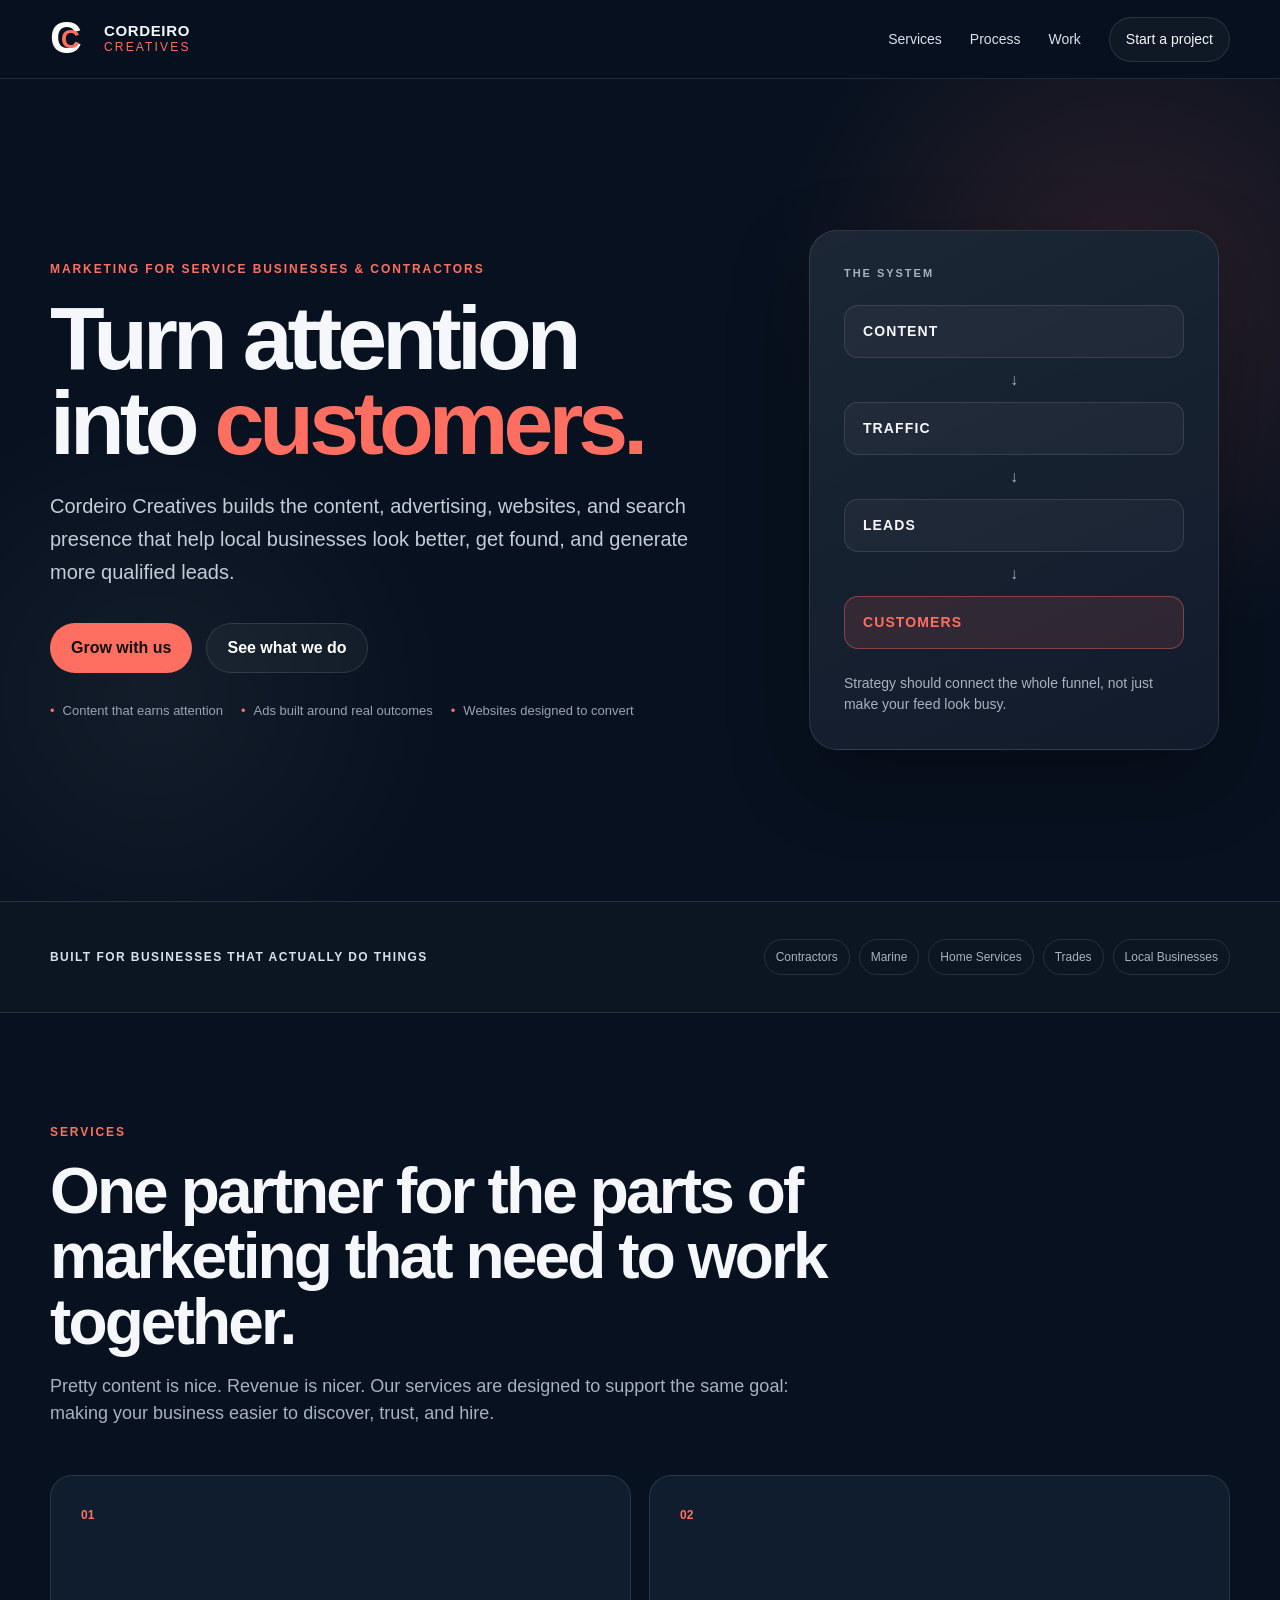
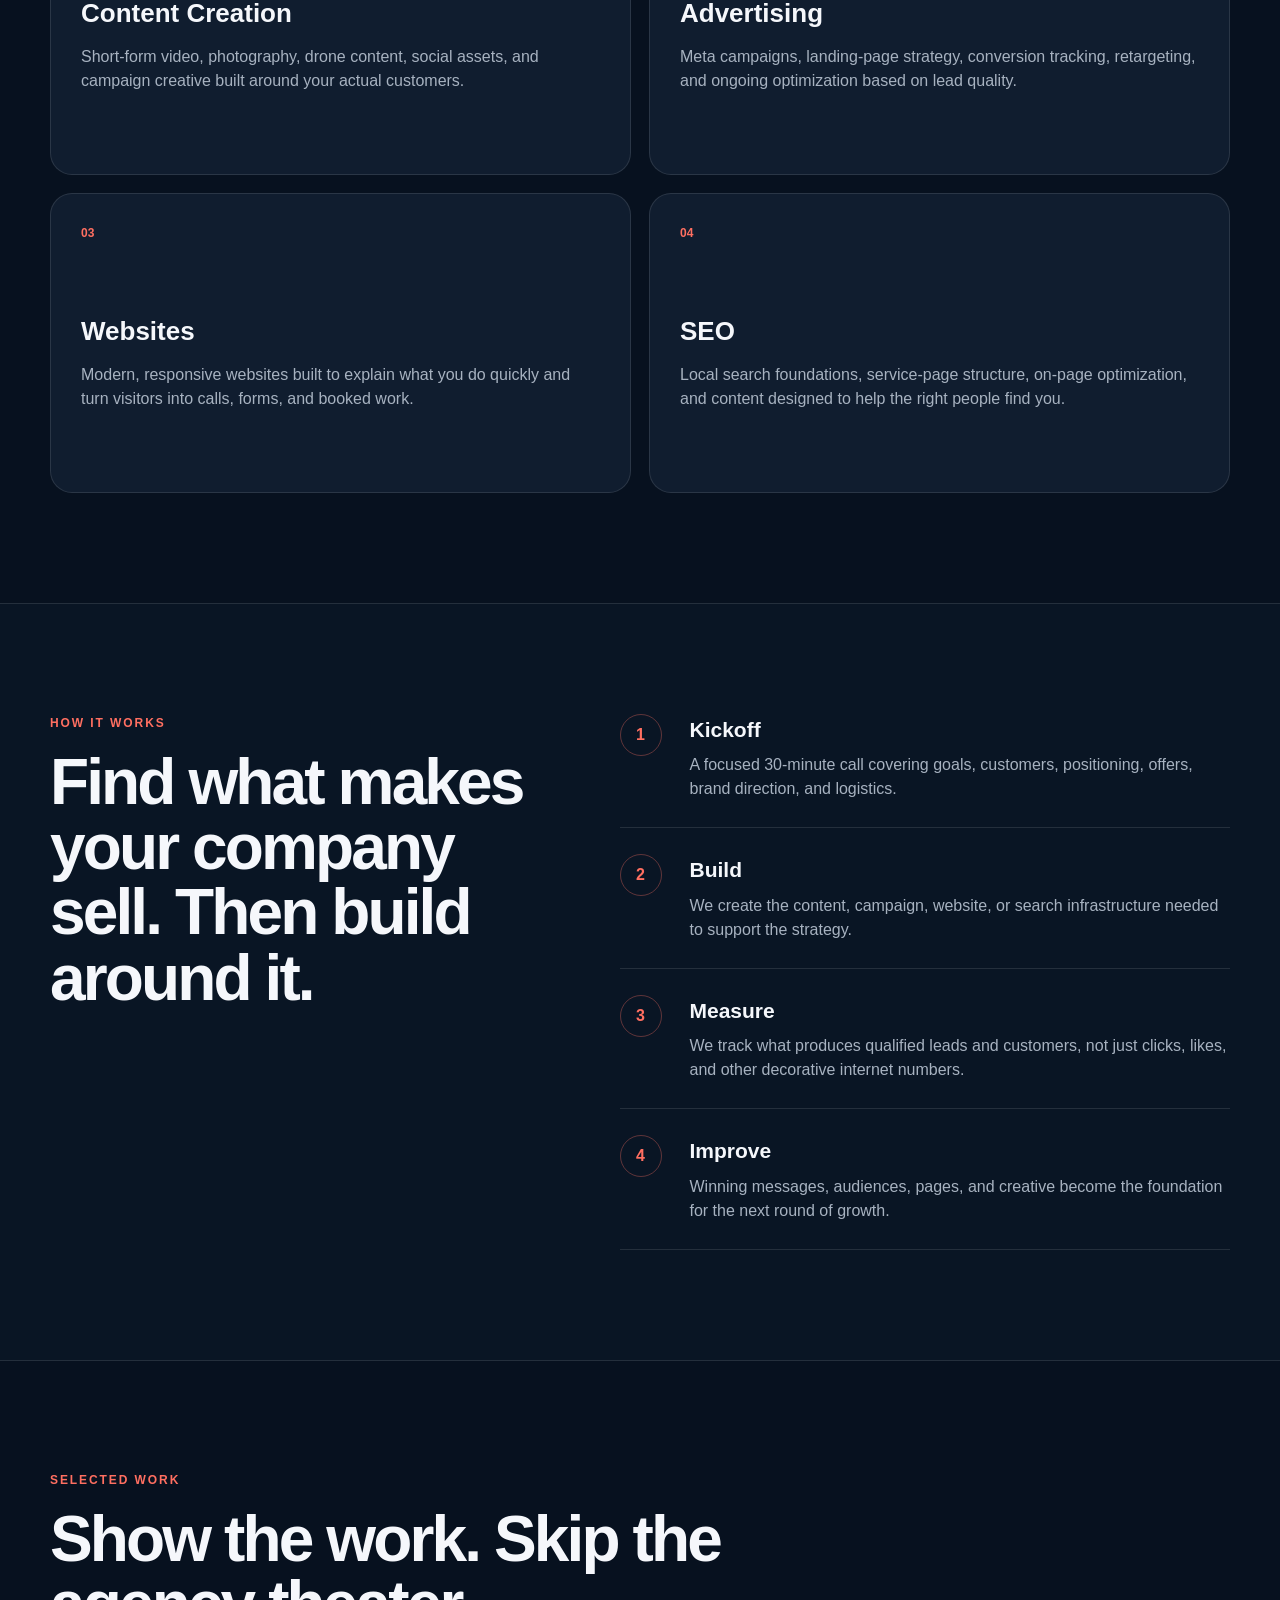
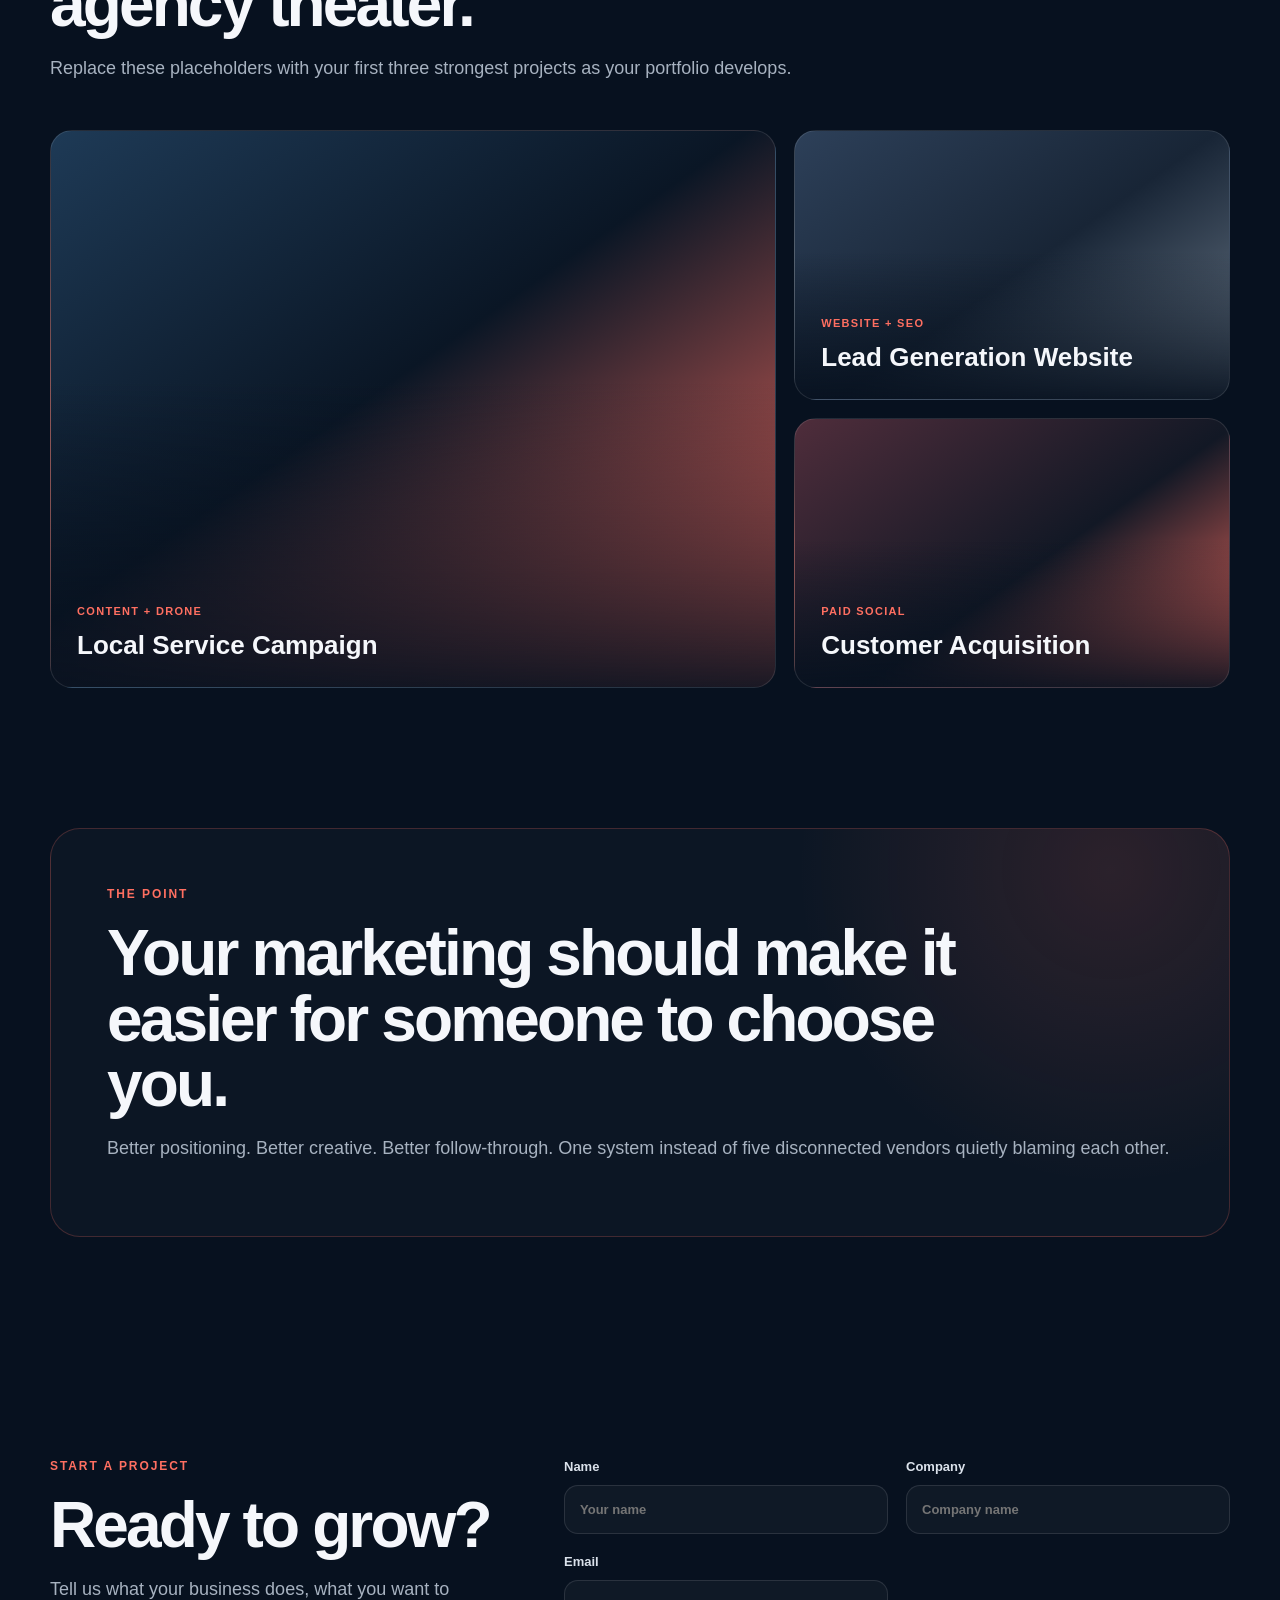
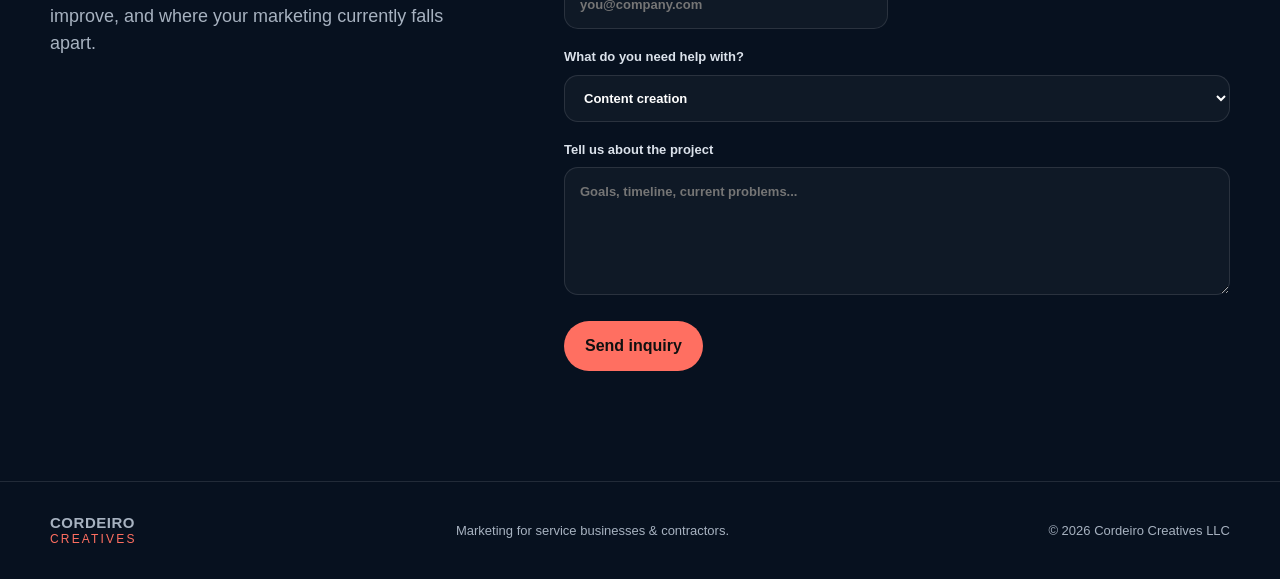
<file: download_extracted/index.html>
<!DOCTYPE html>
<html lang="en">
<head>
  <meta charset="UTF-8" />
  <meta name="viewport" content="width=device-width, initial-scale=1.0" />
  <meta name="description" content="Cordeiro Creatives helps service businesses and contractors grow through content creation, advertising, websites, and SEO." />
  <title>Cordeiro Creatives | Marketing for Service Businesses & Contractors</title>
  <link rel="stylesheet" href="styles.css" />
</head>
<body>
  <header class="site-header">
    <div class="container nav-wrap">
      <a class="brand" href="#top" aria-label="Cordeiro Creatives home">
        <span class="cc-mark" aria-hidden="true">
          <span class="c c-outer">C</span>
          <span class="c c-inner">C</span>
        </span>
        <span class="brand-text">
          <strong>CORDEIRO</strong>
          <span>CREATIVES</span>
        </span>
      </a>

      <button class="menu-btn" aria-label="Toggle navigation" aria-expanded="false">☰</button>

      <nav class="nav-links" aria-label="Main navigation">
        <a href="#services">Services</a>
        <a href="#process">Process</a>
        <a href="#work">Work</a>
        <a href="#contact" class="nav-cta">Start a project</a>
      </nav>
    </div>
  </header>

  <main id="top">
    <section class="hero section">
      <div class="container hero-grid">
        <div class="hero-copy reveal">
          <p class="eyebrow">MARKETING FOR SERVICE BUSINESSES & CONTRACTORS</p>
          <h1>Turn attention into <span>customers.</span></h1>
          <p class="hero-lede">
            Cordeiro Creatives builds the content, advertising, websites, and search presence
            that help local businesses look better, get found, and generate more qualified leads.
          </p>

          <div class="hero-actions">
            <a class="btn btn-primary" href="#contact">Grow with us</a>
            <a class="btn btn-secondary" href="#services">See what we do</a>
          </div>

          <div class="hero-points">
            <span>Content that earns attention</span>
            <span>Ads built around real outcomes</span>
            <span>Websites designed to convert</span>
          </div>
        </div>

        <div class="hero-card reveal">
          <div class="metric-card">
            <p class="metric-label">THE SYSTEM</p>
            <div class="funnel">
              <div>CONTENT</div>
              <span>↓</span>
              <div>TRAFFIC</div>
              <span>↓</span>
              <div>LEADS</div>
              <span>↓</span>
              <div class="accent-box">CUSTOMERS</div>
            </div>
            <p class="metric-note">
              Strategy should connect the whole funnel, not just make your feed look busy.
            </p>
          </div>
        </div>
      </div>
    </section>

    <section class="trust-strip">
      <div class="container trust-inner">
        <p>BUILT FOR BUSINESSES THAT ACTUALLY DO THINGS</p>
        <div class="industry-tags" aria-label="Industries">
          <span>Contractors</span>
          <span>Marine</span>
          <span>Home Services</span>
          <span>Trades</span>
          <span>Local Businesses</span>
        </div>
      </div>
    </section>

    <section id="services" class="section services">
      <div class="container">
        <div class="section-heading reveal">
          <p class="eyebrow">SERVICES</p>
          <h2>One partner for the parts of marketing that need to work together.</h2>
          <p>
            Pretty content is nice. Revenue is nicer. Our services are designed to support the same goal:
            making your business easier to discover, trust, and hire.
          </p>
        </div>

        <div class="service-grid">
          <article class="service-card reveal">
            <div class="service-num">01</div>
            <h3>Content Creation</h3>
            <p>Short-form video, photography, drone content, social assets, and campaign creative built around your actual customers.</p>
          </article>

          <article class="service-card reveal">
            <div class="service-num">02</div>
            <h3>Advertising</h3>
            <p>Meta campaigns, landing-page strategy, conversion tracking, retargeting, and ongoing optimization based on lead quality.</p>
          </article>

          <article class="service-card reveal">
            <div class="service-num">03</div>
            <h3>Websites</h3>
            <p>Modern, responsive websites built to explain what you do quickly and turn visitors into calls, forms, and booked work.</p>
          </article>

          <article class="service-card reveal">
            <div class="service-num">04</div>
            <h3>SEO</h3>
            <p>Local search foundations, service-page structure, on-page optimization, and content designed to help the right people find you.</p>
          </article>
        </div>
      </div>
    </section>

    <section id="process" class="section process">
      <div class="container process-grid">
        <div class="section-heading reveal">
          <p class="eyebrow">HOW IT WORKS</p>
          <h2>Find what makes your company sell. Then build around it.</h2>
        </div>

        <div class="steps">
          <div class="step reveal">
            <div class="step-number">1</div>
            <div>
              <h3>Kickoff</h3>
              <p>A focused 30-minute call covering goals, customers, positioning, offers, brand direction, and logistics.</p>
            </div>
          </div>

          <div class="step reveal">
            <div class="step-number">2</div>
            <div>
              <h3>Build</h3>
              <p>We create the content, campaign, website, or search infrastructure needed to support the strategy.</p>
            </div>
          </div>

          <div class="step reveal">
            <div class="step-number">3</div>
            <div>
              <h3>Measure</h3>
              <p>We track what produces qualified leads and customers, not just clicks, likes, and other decorative internet numbers.</p>
            </div>
          </div>

          <div class="step reveal">
            <div class="step-number">4</div>
            <div>
              <h3>Improve</h3>
              <p>Winning messages, audiences, pages, and creative become the foundation for the next round of growth.</p>
            </div>
          </div>
        </div>
      </div>
    </section>

    <section id="work" class="section work">
      <div class="container">
        <div class="section-heading reveal">
          <p class="eyebrow">SELECTED WORK</p>
          <h2>Show the work. Skip the agency theater.</h2>
          <p>Replace these placeholders with your first three strongest projects as your portfolio develops.</p>
        </div>

        <div class="project-grid">
          <article class="project-card project-one reveal">
            <div class="project-overlay">
              <p>CONTENT + DRONE</p>
              <h3>Local Service Campaign</h3>
            </div>
          </article>

          <article class="project-card project-two reveal">
            <div class="project-overlay">
              <p>WEBSITE + SEO</p>
              <h3>Lead Generation Website</h3>
            </div>
          </article>

          <article class="project-card project-three reveal">
            <div class="project-overlay">
              <p>PAID SOCIAL</p>
              <h3>Customer Acquisition</h3>
            </div>
          </article>
        </div>
      </div>
    </section>

    <section class="section statement">
      <div class="container statement-inner reveal">
        <p class="eyebrow">THE POINT</p>
        <h2>Your marketing should make it easier for someone to choose you.</h2>
        <p>
          Better positioning. Better creative. Better follow-through. One system instead of five disconnected vendors
          quietly blaming each other.
        </p>
      </div>
    </section>

    <section id="contact" class="section contact">
      <div class="container contact-grid">
        <div class="contact-copy reveal">
          <p class="eyebrow">START A PROJECT</p>
          <h2>Ready to grow?</h2>
          <p>
            Tell us what your business does, what you want to improve, and where your marketing currently falls apart.
          </p>
        </div>

        <form class="contact-form reveal" id="lead-form">
          <label>
            Name
            <input type="text" name="name" placeholder="Your name" required />
          </label>

          <label>
            Company
            <input type="text" name="company" placeholder="Company name" />
          </label>

          <label>
            Email
            <input type="email" name="email" placeholder="you@company.com" required />
          </label>

          <label>
            What do you need help with?
            <select name="service">
              <option>Content creation</option>
              <option>Advertising</option>
              <option>Website design / management</option>
              <option>SEO</option>
              <option>Full marketing support</option>
            </select>
          </label>

          <label>
            Tell us about the project
            <textarea name="message" rows="5" placeholder="Goals, timeline, current problems..."></textarea>
          </label>

          <button class="btn btn-primary form-submit" type="submit">Send inquiry</button>
          <p class="form-status" id="form-status" role="status"></p>
        </form>
      </div>
    </section>
  </main>

  <footer>
    <div class="container footer-inner">
      <a class="brand footer-brand" href="#top">
        <span class="brand-text">
          <strong>CORDEIRO</strong>
          <span>CREATIVES</span>
        </span>
      </a>
      <p>Marketing for service businesses & contractors.</p>
      <p>© <span id="year"></span> Cordeiro Creatives LLC</p>
    </div>
  </footer>

  <script src="script.js"></script>
</body>
</html>
</file>
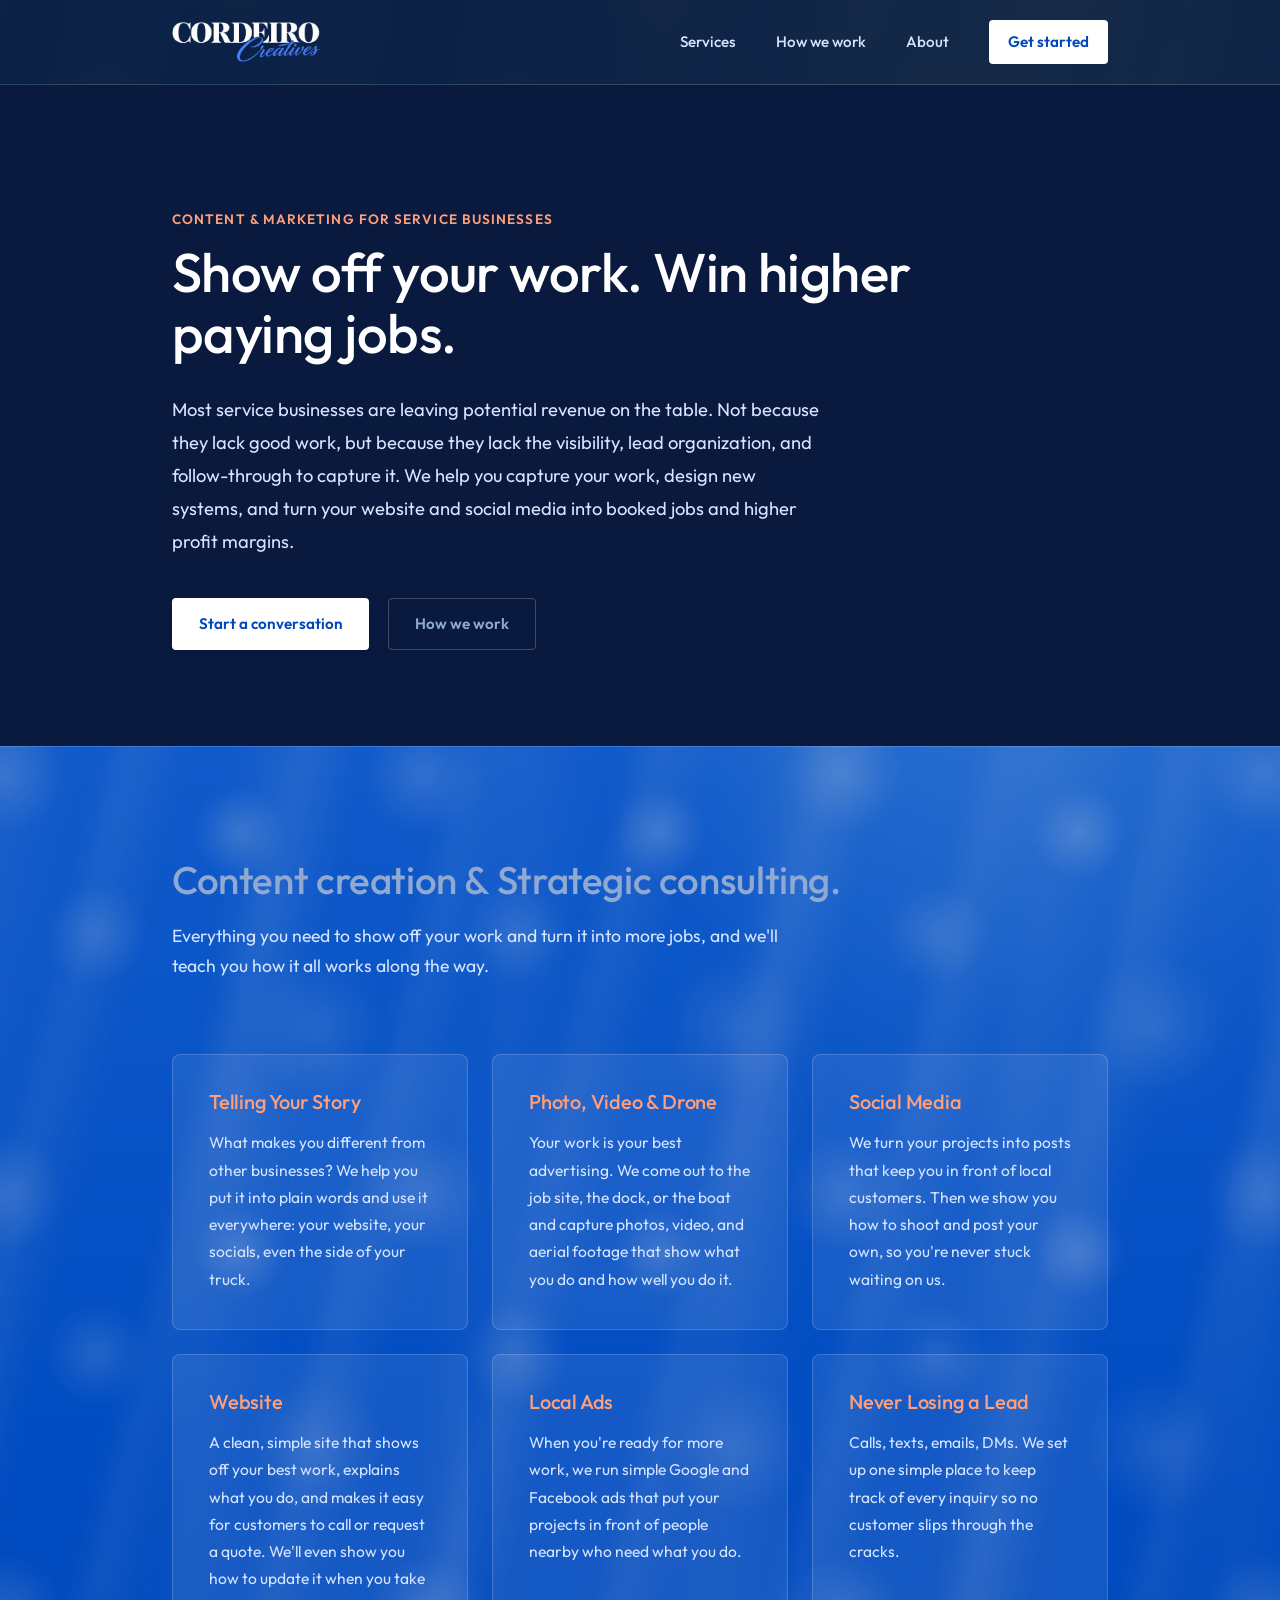
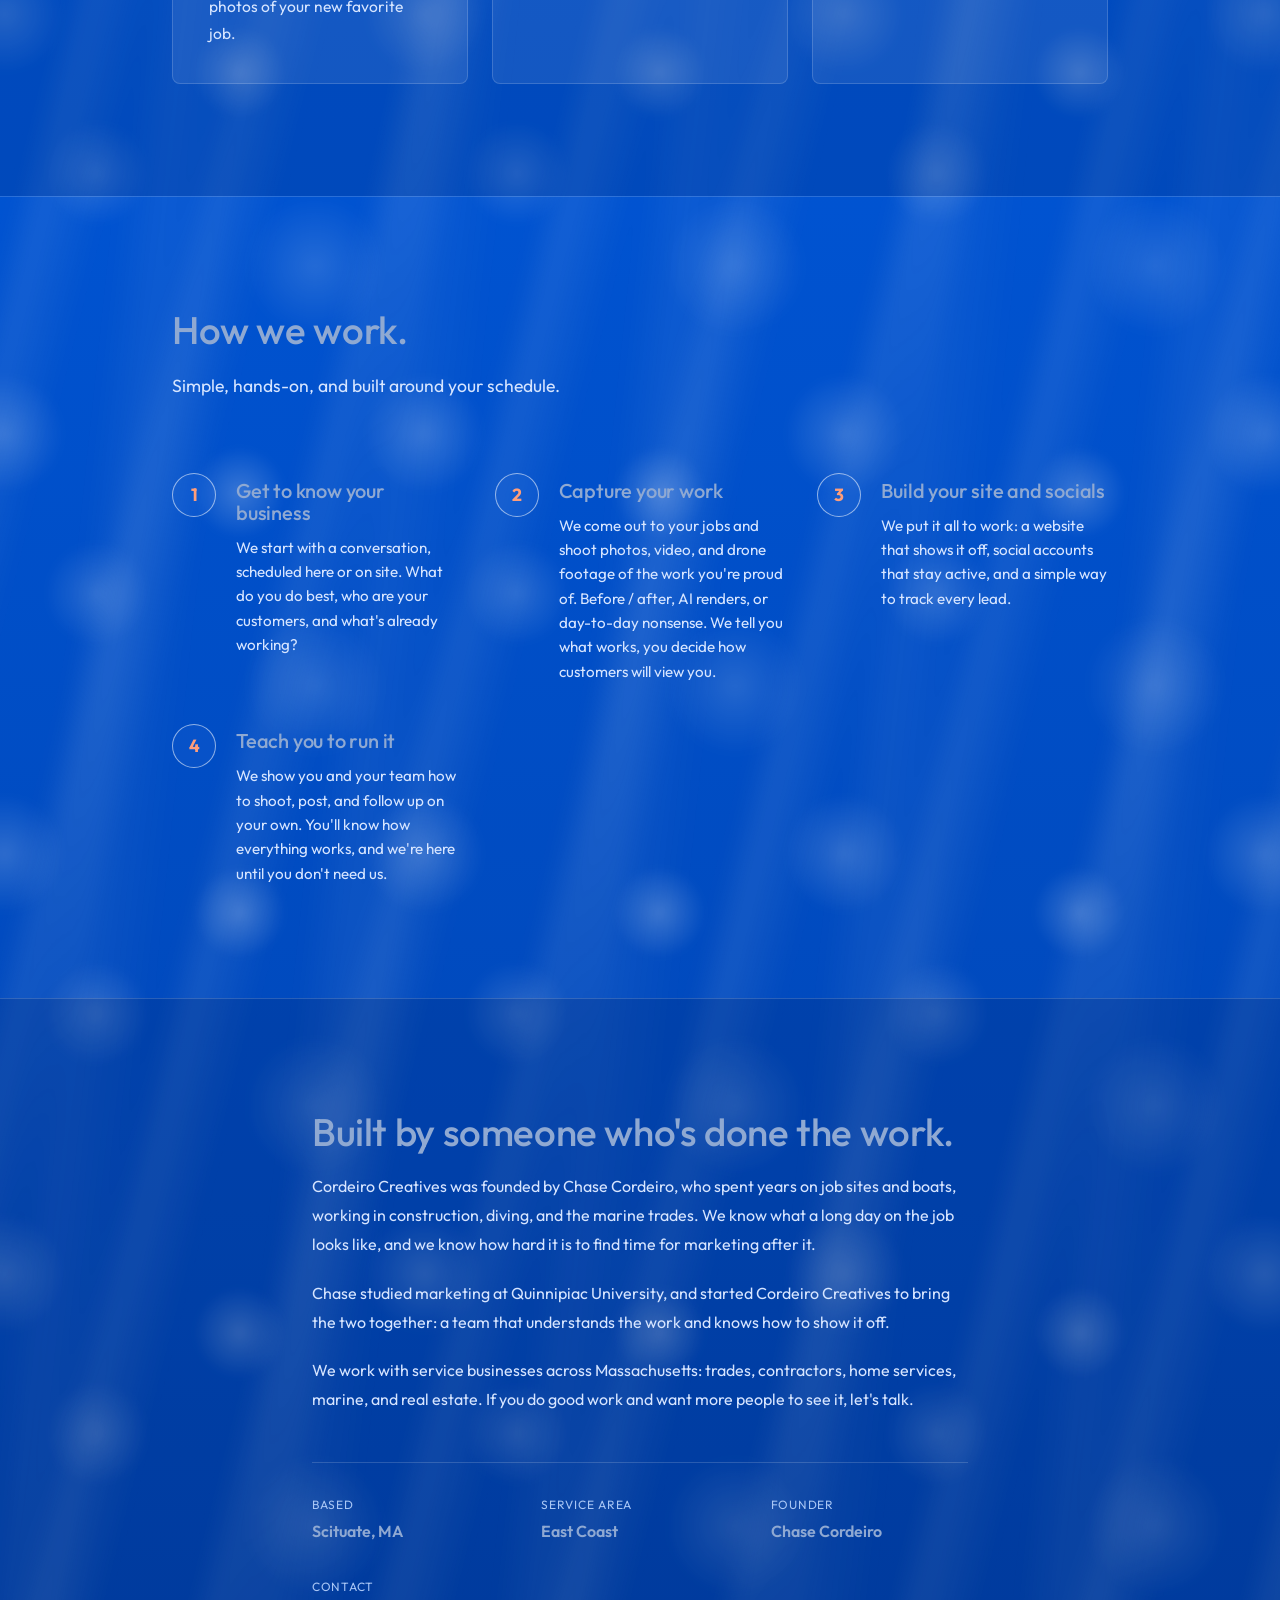
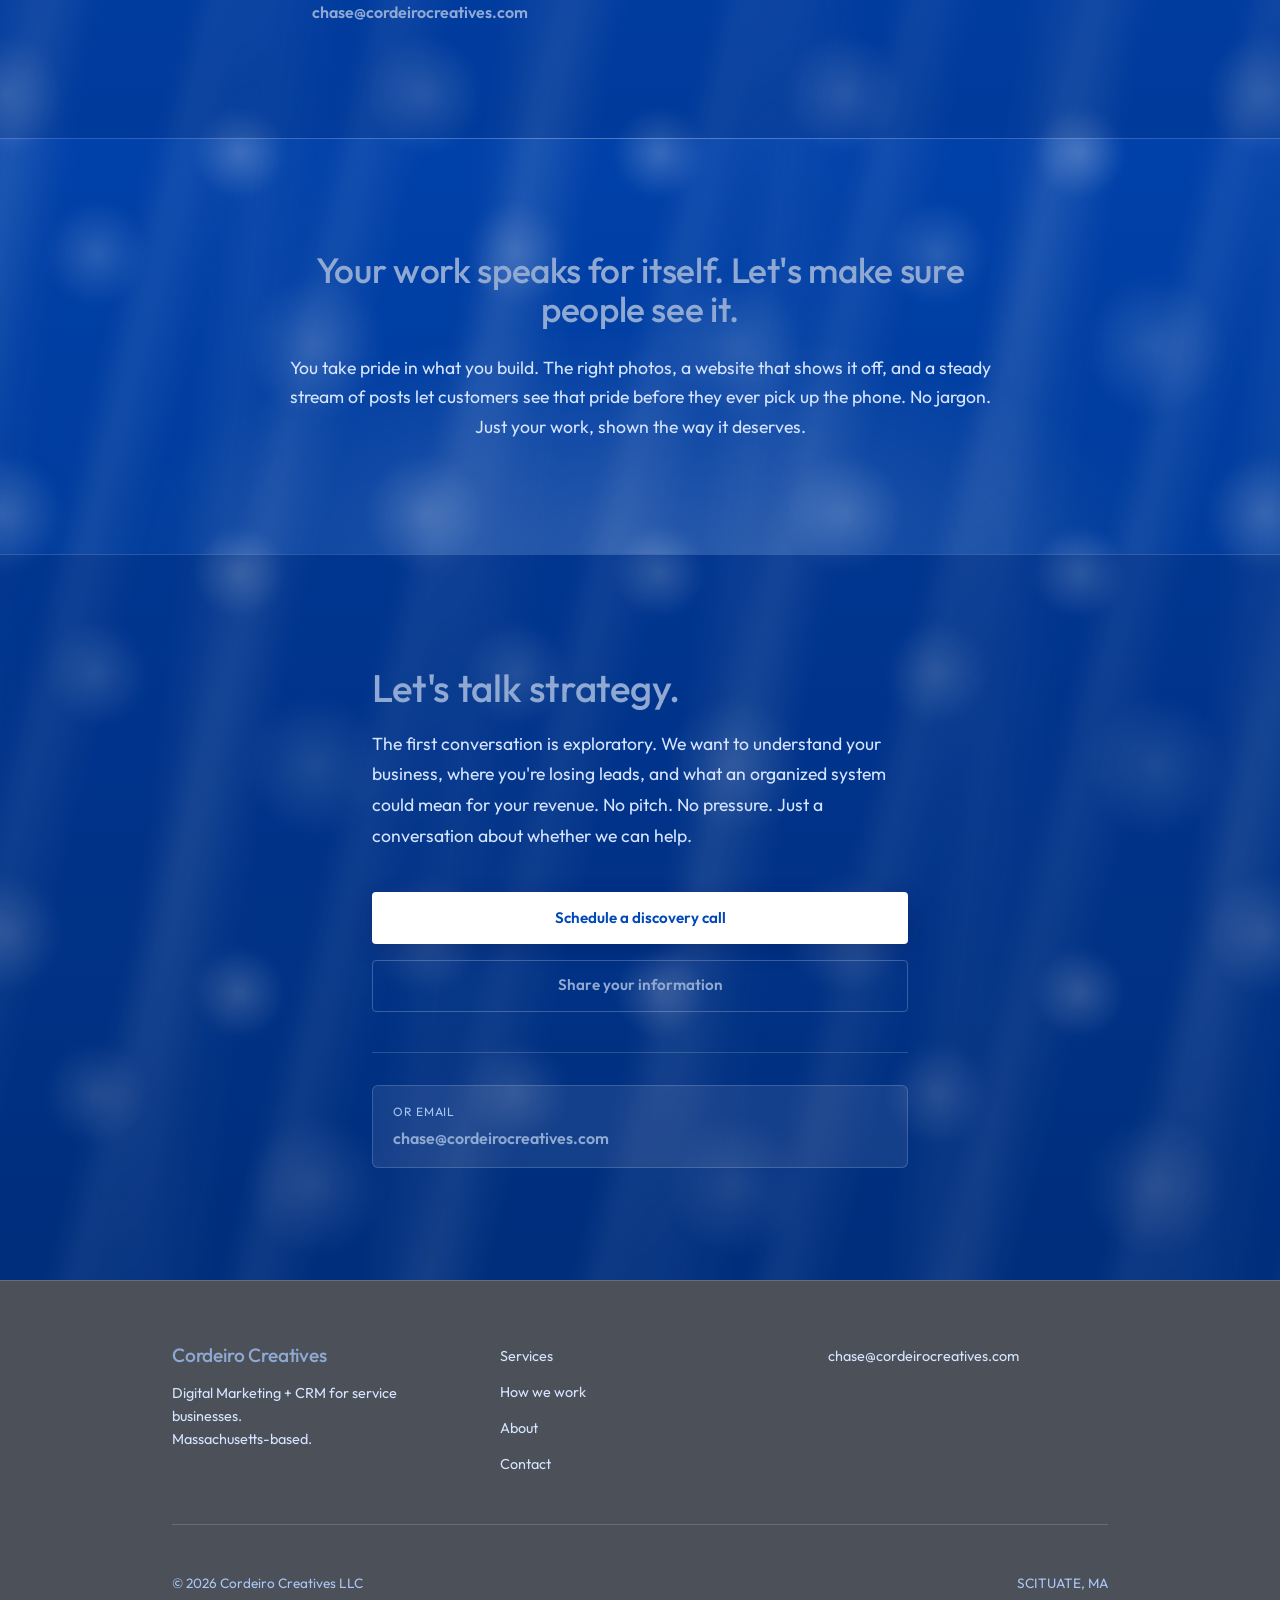
<file: site/index.html>
<!DOCTYPE html>
<html lang="en">
<head>
<meta charset="UTF-8" />
<meta name="viewport" content="width=device-width, initial-scale=1.0" />
<title>Cordeiro Creatives &amp; Consulting | Digital Marketing &amp; Consulting for Service Businesses</title>
<meta name="description" content="Marketing + CRM setup for Massachusetts service businesses. We create content, help you organize leads, close more deals, and grow profitable while teaching you everything we know along the way." />
<meta name="theme-color" content="#0047B8" />

<meta property="og:type" content="website" />
<meta property="og:title" content="Cordeiro Creatives &amp; Consulting | Digital Marketing &amp; Consulting for Service Businesses" />
<meta property="og:description" content="Marketing + CRM setup for service businesses that want to create their own content, organize leads and close more deals." />
<meta property="og:image" content="assets/social-card.png" />
<meta name="twitter:card" content="summary_large_image" />

<link rel="icon" href="assets/favicon-32.png" sizes="32x32" />
<link rel="apple-touch-icon" href="assets/apple-touch-icon.png" />

<link rel="preconnect" href="https://fonts.googleapis.com" />
<link rel="preconnect" href="https://fonts.gstatic.com" crossorigin />
<link href="https://fonts.googleapis.com/css2?family=Outfit:wght@300;400;500;600&display=swap" rel="stylesheet" />

<link rel="stylesheet" href="styles.css" />
</head>
<body>
<div class="water" aria-hidden="true"></div>
<div class="depth" aria-hidden="true"></div>

<header class="site-header">
  <div class="container nav-wrap">
    <a class="brand" href="#top" aria-label="Cordeiro Creatives home">
      <img src="assets/logo-new-light.png" alt="Cordeiro Creatives" class="brand-mark" />
    </a>

    <button class="menu-btn" aria-label="Toggle navigation" aria-expanded="false" aria-controls="primary-nav">
      <span class="menu-bar"></span>
      <span class="menu-bar"></span>
    </button>

    <nav class="nav-links" id="primary-nav" aria-label="Main navigation">
      <a href="#services">Services</a>
      <a href="#approach">How we work</a>
      <a href="#about">About</a>
      <a href="#contact" class="nav-cta">Get started</a>
    </nav>
  </div>
</header>

<main id="top">

  <!-- ================= HERO ================= -->
  <section class="hero">
    <div class="container">
      <div class="hero-copy">
        <p class="hero-eyebrow">Content &amp; Marketing for Service Businesses</p>
        <h1>Show off your work. Win higher paying jobs.</h1>
        <p class="hero-lede">
          Most service businesses are leaving potential revenue on the table. Not because they lack good work, but because they lack the visibility, lead organization, and follow-through to capture it. We help you capture your work, design new systems, and turn your website and social media into booked jobs and higher profit margins.
        </p>

        <div class="hero-actions">
          <a class="btn btn-primary" href="#contact">Start a conversation</a>
          <a class="btn btn-secondary" href="#approach">How we work</a>
        </div>
      </div>
    </div>
  </section>


  <!-- ================= SERVICES ================= -->
  <section id="services" class="section services" data-accent="#8CC4FF">
    <div class="container">
      <div class="section-heading">
        <h2>Content creation &amp; Strategic consulting.</h2>
        <p class="lede">
          Everything you need to show off your work and turn it into more jobs, and we'll teach you how it all works along the way.
        </p>
      </div>

      <div class="service-grid">
        <article class="service-card reveal">
          <h3>Telling Your Story</h3>
          <p>
            What makes you different from other businesses? We help you put it into plain words and use it everywhere: your website, your socials, even the side of your truck.
          </p>
        </article>

        <article class="service-card reveal">
          <h3>Photo, Video &amp; Drone</h3>
          <p>
            Your work is your best advertising. We come out to the job site, the dock, or the boat and capture photos, video, and aerial footage that show what you do and how well you do it.
          </p>
        </article>

        <article class="service-card reveal">
          <h3>Social Media</h3>
          <p>
            We turn your projects into posts that keep you in front of local customers. Then we show you how to shoot and post your own, so you're never stuck waiting on us.
          </p>
        </article>

        <article class="service-card reveal">
          <h3>Website</h3>
          <p>
            A clean, simple site that shows off your best work, explains what you do, and makes it easy for customers to call or request a quote. We'll even show you how to update it when you take photos of your new favorite job.
          </p>
        </article>

        <article class="service-card reveal">
          <h3>Local Ads</h3>
          <p>
            When you're ready for more work, we run simple Google and Facebook ads that put your projects in front of people nearby who need what you do.
          </p>
        </article>

        <article class="service-card reveal">
          <h3>Never Losing a Lead</h3>
          <p>
            Calls, texts, emails, DMs. We set up one simple place to keep track of every inquiry so no customer slips through the cracks.
          </p>
        </article>
      </div>
    </div>
  </section>

  <!-- ================= HOW WE WORK ================= -->
  <section id="approach" class="section process" data-accent="#7FE3D0">
    <div class="container process-grid">
      <div class="section-heading">
        <h2>How we work.</h2>
        <p class="lede">
          Simple, hands-on, and built around your schedule.
        </p>
      </div>

      <div class="steps">
        <div class="step reveal">
          <div class="step-number">1</div>
          <div>
            <h3>Get to know your business</h3>
            <p>We start with a conversation, scheduled here or on site. What do you do best, who are your customers, and what's already working?</p>
          </div>
        </div>

        <div class="step reveal">
          <div class="step-number">2</div>
          <div>
            <h3>Capture your work</h3>
            <p>We come out to your jobs and shoot photos, video, and drone footage of the work you're proud of. Before / after, AI renders, or day-to-day nonsense. We tell you what works, you decide how customers will view you.</p>
          </div>
        </div>

        <div class="step reveal">
          <div class="step-number">3</div>
          <div>
            <h3>Build your site and socials</h3>
            <p>We put it all to work: a website that shows it off, social accounts that stay active, and a simple way to track every lead.</p>
          </div>
        </div>

        <div class="step reveal">
          <div class="step-number">4</div>
          <div>
            <h3>Teach you to run it</h3>
            <p>We show you and your team how to shoot, post, and follow up on your own. You'll know how everything works, and we're here until you don't need us.</p>
          </div>
        </div>
      </div>
    </div>
  </section>

  <!-- ================= ABOUT ================= -->
  <section id="about" class="section about" data-accent="#FFD27A">
    <div class="container about-grid">
      <div class="about-body">
        <h2>Built by someone who's done the work.</h2>
        <p>
          Cordeiro Creatives was founded by Chase Cordeiro, who spent years on job sites and boats, working in construction, diving, and the marine trades. We know what a long day on the job looks like, and we know how hard it is to find time for marketing after it.
        </p>
        <p>
          Chase studied marketing at Quinnipiac University, and started Cordeiro Creatives to bring the two together: a team that understands the work and knows how to show it off.
        </p>
        <p>
          We work with service businesses across Massachusetts: trades, contractors, home services, marine, and real estate. If you do good work and want more people to see it, let's talk.
        </p>
        <div class="about-meta">
          <div><span>Based</span><b>Scituate, MA</b></div>
          <div><span>Service area</span><b>East Coast</b></div>
          <div><span>Founder</span><b>Chase Cordeiro</b></div>
          <div><span>Contact</span><b>chase@cordeirocreatives.com</b></div>
        </div>
      </div>
    </div>
  </section>

  <!-- ================= STATEMENT ================= -->
  <section class="section statement" data-accent="#C7B6FF">
    <div class="container">
      <div class="statement-inner">
        <h2>Your work speaks for itself. Let's make sure people see it.</h2>
        <p>
          You take pride in what you build. The right photos, a website that shows it off, and a steady stream of posts let customers see that pride before they ever pick up the phone. No jargon. Just your work, shown the way it deserves.
        </p>
      </div>
    </div>
  </section>

  <!-- ================= CONTACT ================= -->
  <section id="contact" class="section contact" data-accent="#FF9E7A">
    <div class="container contact-grid">
      <div class="contact-copy">
        <h2>Let's talk strategy.</h2>
        <p class="lede">
          The first conversation is exploratory. We want to understand your business, where you're losing leads, and what an organized system could mean for your revenue. No pitch. No pressure. Just a conversation about whether we can help.
        </p>

        <div class="contact-actions">
          <a class="btn btn-primary" href="https://cal.com/cordeirocreatives/discovery" target="_blank" rel="noopener noreferrer">Schedule a discovery call</a>
          <a class="btn btn-secondary" href="https://tally.so/r/obWql1" target="_blank" rel="noopener noreferrer">Share your information</a>
        </div>

        <div class="contact-direct">
          <a class="contact-link" href="mailto:chase@cordeirocreatives.com">
            <span class="contact-link-label">Or email</span>
            <span class="contact-link-value">chase@cordeirocreatives.com</span>
          </a>
        </div>
      </div>

    </div>
  </section>

</main>

<footer>
  <div class="container">
    <div class="footer-top">
      <div class="footer-brand">
        <h3>Cordeiro Creatives</h3>
        <p>Digital Marketing + CRM for service businesses.<br />Massachusetts-based.</p>
      </div>

      <nav class="footer-links" aria-label="Footer navigation">
        <a href="#services">Services</a>
        <a href="#approach">How we work</a>
        <a href="#about">About</a>
        <a href="#contact">Contact</a>
      </nav>

      <div class="footer-contact">
        <a href="mailto:chase@cordeirocreatives.com">chase@cordeirocreatives.com</a>
      </div>
    </div>

    <div class="footer-bottom">
      <span>&copy; <span id="year"></span> Cordeiro Creatives LLC</span>
      <span>SCITUATE, MA</span>
    </div>
  </div>
</footer>

<script src="script.js"></script>
</body>
</html>
</file>
<file: download_extracted/styles.css>
:root {
  --bg: #07111f;
  --bg-2: #0b1626;
  --panel: #101d2f;
  --text: #f5f7fb;
  --muted: #a7b2c0;
  --line: rgba(255,255,255,.11);
  --accent: #ff6f61;
  --accent-soft: rgba(255,111,97,.12);
  --max: 1180px;
  --radius: 22px;
}

* { box-sizing: border-box; }
html { scroll-behavior: smooth; }
body {
  margin: 0;
  font-family: Inter, ui-sans-serif, -apple-system, BlinkMacSystemFont, "Segoe UI", sans-serif;
  background: var(--bg);
  color: var(--text);
  line-height: 1.5;
}

a { color: inherit; text-decoration: none; }
button, input, select, textarea { font: inherit; }

.container {
  width: min(calc(100% - 40px), var(--max));
  margin: 0 auto;
}

.section { padding: 110px 0; }

.site-header {
  position: sticky;
  top: 0;
  z-index: 50;
  background: rgba(7,17,31,.86);
  backdrop-filter: blur(16px);
  border-bottom: 1px solid var(--line);
}

.nav-wrap {
  height: 78px;
  display: flex;
  align-items: center;
  justify-content: space-between;
  gap: 24px;
}

.brand {
  display: inline-flex;
  align-items: center;
  gap: 12px;
}

.cc-mark {
  position: relative;
  width: 42px;
  height: 42px;
  display: inline-block;
}

.c {
  position: absolute;
  font-family: Arial, Helvetica, sans-serif;
  font-weight: 800;
  line-height: 1;
  transform-origin: center;
}

.c-outer {
  left: 0;
  top: -2px;
  font-size: 44px;
  color: white;
}

.c-inner {
  left: 11px;
  top: 8px;
  font-size: 26px;
  color: var(--accent);
}

.brand-text {
  display: grid;
  line-height: .94;
  letter-spacing: .04em;
}

.brand-text strong {
  font-size: 15px;
  font-weight: 800;
}

.brand-text span {
  margin-top: 4px;
  color: var(--accent);
  font-size: 12px;
  letter-spacing: .18em;
}

.nav-links {
  display: flex;
  align-items: center;
  gap: 28px;
  font-size: 14px;
}

.nav-links a:not(.nav-cta) { color: #dbe2eb; }
.nav-links a:hover { color: white; }

.nav-cta {
  padding: 11px 16px;
  border: 1px solid var(--line);
  border-radius: 999px;
  background: rgba(255,255,255,.04);
}

.menu-btn {
  display: none;
  border: 0;
  background: transparent;
  color: white;
  font-size: 26px;
  cursor: pointer;
}

.hero {
  min-height: calc(100vh - 78px);
  display: flex;
  align-items: center;
  background:
    radial-gradient(circle at 88% 26%, rgba(255,111,97,.15), transparent 28%),
    radial-gradient(circle at 12% 75%, rgba(255,255,255,.05), transparent 23%);
}

.hero-grid {
  display: grid;
  grid-template-columns: 1.22fr .78fr;
  align-items: center;
  gap: 72px;
}

.eyebrow {
  margin: 0 0 18px;
  color: var(--accent);
  font-size: 12px;
  font-weight: 800;
  letter-spacing: .16em;
}

h1, h2, h3, p { margin-top: 0; }

h1 {
  max-width: 760px;
  margin-bottom: 24px;
  font-size: clamp(54px, 7vw, 94px);
  line-height: .95;
  letter-spacing: -.055em;
}

h1 span { color: var(--accent); }

.hero-lede {
  max-width: 680px;
  color: #c3ccd7;
  font-size: 20px;
  line-height: 1.65;
}

.hero-actions {
  display: flex;
  flex-wrap: wrap;
  gap: 14px;
  margin-top: 34px;
}

.btn {
  display: inline-flex;
  justify-content: center;
  align-items: center;
  min-height: 50px;
  padding: 0 20px;
  border-radius: 999px;
  border: 1px solid transparent;
  cursor: pointer;
  transition: transform .2s ease, background .2s ease;
  font-weight: 750;
}

.btn:hover { transform: translateY(-2px); }

.btn-primary {
  background: var(--accent);
  color: #101010;
}

.btn-secondary {
  border-color: var(--line);
  background: rgba(255,255,255,.04);
  color: white;
}

.hero-points {
  display: flex;
  flex-wrap: wrap;
  gap: 10px 18px;
  margin-top: 28px;
  color: #98a4b3;
  font-size: 13px;
}

.hero-points span::before {
  content: "•";
  margin-right: 8px;
  color: var(--accent);
}

.hero-card {
  display: flex;
  justify-content: center;
}

.metric-card {
  width: min(100%, 410px);
  padding: 34px;
  border: 1px solid var(--line);
  border-radius: 28px;
  background:
    linear-gradient(155deg, rgba(255,255,255,.07), rgba(255,255,255,.025)),
    var(--bg-2);
  box-shadow: 0 28px 80px rgba(0,0,0,.28);
}

.metric-label {
  color: var(--muted);
  font-size: 11px;
  font-weight: 800;
  letter-spacing: .18em;
}

.funnel {
  display: grid;
  gap: 10px;
  margin: 24px 0;
}

.funnel div {
  padding: 15px 18px;
  border: 1px solid var(--line);
  border-radius: 14px;
  background: rgba(255,255,255,.035);
  font-size: 14px;
  font-weight: 800;
  letter-spacing: .08em;
}

.funnel span {
  color: var(--muted);
  text-align: center;
}

.funnel .accent-box {
  border-color: rgba(255,111,97,.4);
  background: var(--accent-soft);
  color: var(--accent);
}

.metric-note {
  margin-bottom: 0;
  color: var(--muted);
  font-size: 14px;
}

.trust-strip {
  border-top: 1px solid var(--line);
  border-bottom: 1px solid var(--line);
  background: rgba(255,255,255,.02);
}

.trust-inner {
  min-height: 110px;
  display: flex;
  align-items: center;
  justify-content: space-between;
  gap: 30px;
}

.trust-inner > p {
  margin: 0;
  color: #d9e0e9;
  font-size: 12px;
  font-weight: 800;
  letter-spacing: .12em;
}

.industry-tags {
  display: flex;
  flex-wrap: wrap;
  justify-content: flex-end;
  gap: 9px;
}

.industry-tags span {
  padding: 8px 11px;
  border: 1px solid var(--line);
  border-radius: 999px;
  color: var(--muted);
  font-size: 12px;
}

.section-heading {
  max-width: 780px;
  margin-bottom: 48px;
}

.section-heading h2,
.statement h2,
.contact h2 {
  margin-bottom: 18px;
  font-size: clamp(38px, 5vw, 68px);
  line-height: 1.02;
  letter-spacing: -.045em;
}

.section-heading > p:last-child,
.statement-inner > p:last-child,
.contact-copy > p:last-child {
  color: var(--muted);
  font-size: 18px;
}

.service-grid {
  display: grid;
  grid-template-columns: repeat(2, minmax(0, 1fr));
  gap: 18px;
}

.service-card {
  min-height: 300px;
  padding: 30px;
  border: 1px solid var(--line);
  border-radius: var(--radius);
  background: var(--panel);
  transition: transform .25s ease, border-color .25s ease;
}

.service-card:hover {
  transform: translateY(-4px);
  border-color: rgba(255,111,97,.34);
}

.service-num {
  margin-bottom: 70px;
  color: var(--accent);
  font-size: 12px;
  font-weight: 800;
}

.service-card h3 {
  margin-bottom: 12px;
  font-size: 26px;
}

.service-card p {
  margin-bottom: 0;
  color: var(--muted);
  font-size: 16px;
}

.process {
  background: #091524;
  border-top: 1px solid var(--line);
  border-bottom: 1px solid var(--line);
}

.process-grid {
  display: grid;
  grid-template-columns: .9fr 1.1fr;
  gap: 70px;
  align-items: start;
}

.steps { display: grid; }

.step {
  display: grid;
  grid-template-columns: 52px 1fr;
  gap: 18px;
  padding: 26px 0;
  border-bottom: 1px solid var(--line);
}

.step:first-child { padding-top: 0; }

.step-number {
  width: 42px;
  height: 42px;
  display: grid;
  place-items: center;
  border: 1px solid rgba(255,111,97,.35);
  border-radius: 50%;
  color: var(--accent);
  font-weight: 800;
}

.step h3 {
  margin-bottom: 8px;
  font-size: 21px;
}

.step p {
  margin-bottom: 0;
  color: var(--muted);
}

.project-grid {
  display: grid;
  grid-template-columns: 1.25fr .75fr;
  grid-template-rows: 270px 270px;
  gap: 18px;
}

.project-card {
  position: relative;
  overflow: hidden;
  border: 1px solid var(--line);
  border-radius: var(--radius);
  background: #111;
}

.project-one {
  grid-row: 1 / span 2;
  background:
    linear-gradient(to top, rgba(7,17,31,.92), transparent 55%),
    linear-gradient(145deg, #1e3a56, #0a1625 46%, #ff6f61);
}

.project-two {
  background:
    linear-gradient(to top, rgba(7,17,31,.92), transparent 55%),
    linear-gradient(145deg, #2d4059, #182536 52%, #6c7a89);
}

.project-three {
  background:
    linear-gradient(to top, rgba(7,17,31,.92), transparent 55%),
    linear-gradient(145deg, #4f2d3b, #121825 55%, #ff6f61);
}

.project-overlay {
  position: absolute;
  left: 26px;
  right: 26px;
  bottom: 22px;
}

.project-overlay p {
  margin-bottom: 7px;
  color: var(--accent);
  font-size: 11px;
  font-weight: 800;
  letter-spacing: .12em;
}

.project-overlay h3 {
  margin-bottom: 0;
  font-size: 26px;
}

.statement {
  padding-top: 30px;
}

.statement-inner {
  padding: 56px;
  border: 1px solid rgba(255,111,97,.22);
  border-radius: 30px;
  background:
    radial-gradient(circle at 90% 10%, rgba(255,111,97,.13), transparent 28%),
    rgba(255,255,255,.025);
}

.statement-inner h2 { max-width: 850px; }

.contact-grid {
  display: grid;
  grid-template-columns: .8fr 1.2fr;
  gap: 70px;
}

.contact-form {
  display: grid;
  grid-template-columns: repeat(2, 1fr);
  gap: 18px;
}

.contact-form label {
  display: grid;
  gap: 8px;
  color: #dbe2eb;
  font-size: 13px;
  font-weight: 700;
}

.contact-form label:nth-last-of-type(1),
.contact-form label:nth-last-of-type(2) {
  grid-column: 1 / -1;
}

input, select, textarea {
  width: 100%;
  border: 1px solid var(--line);
  border-radius: 14px;
  outline: none;
  background: rgba(255,255,255,.035);
  color: white;
  padding: 14px 15px;
}

input:focus, select:focus, textarea:focus {
  border-color: rgba(255,111,97,.55);
}

select option { color: #111; }

.form-submit {
  width: fit-content;
  margin-top: 8px;
}

.form-status {
  align-self: center;
  margin: 8px 0 0;
  color: var(--muted);
  font-size: 13px;
}

footer {
  padding: 34px 0;
  border-top: 1px solid var(--line);
  color: var(--muted);
}

.footer-inner {
  display: flex;
  align-items: center;
  justify-content: space-between;
  gap: 24px;
  font-size: 13px;
}

.footer-inner p { margin: 0; }

.reveal {
  opacity: 0;
  transform: translateY(16px);
  transition: opacity .6s ease, transform .6s ease;
}

.reveal.visible {
  opacity: 1;
  transform: translateY(0);
}

@media (max-width: 900px) {
  .section { padding: 82px 0; }
  .hero { min-height: auto; }

  .hero-grid,
  .process-grid,
  .contact-grid {
    grid-template-columns: 1fr;
    gap: 46px;
  }

  .hero-card { justify-content: flex-start; }

  .project-grid {
    grid-template-columns: 1fr;
    grid-template-rows: repeat(3, 280px);
  }

  .project-one { grid-row: auto; }

  .trust-inner {
    padding: 24px 0;
    align-items: flex-start;
    flex-direction: column;
  }

  .industry-tags { justify-content: flex-start; }

  .footer-inner {
    align-items: flex-start;
    flex-direction: column;
  }
}

@media (max-width: 720px) {
  .container { width: min(calc(100% - 28px), var(--max)); }

  .menu-btn { display: block; }

  .nav-links {
    position: absolute;
    top: 78px;
    left: 14px;
    right: 14px;
    display: none;
    padding: 20px;
    border: 1px solid var(--line);
    border-radius: 18px;
    background: #0b1626;
    flex-direction: column;
    align-items: stretch;
  }

  .nav-links.open { display: flex; }

  .service-grid { grid-template-columns: 1fr; }

  .service-card { min-height: 250px; }
  .service-num { margin-bottom: 48px; }

  .contact-form { grid-template-columns: 1fr; }
  .contact-form label { grid-column: 1 / -1; }

  .statement-inner { padding: 34px 24px; }

  h1 { font-size: clamp(48px, 15vw, 72px); }
}
</file>
<file: site/styles.css>
/* ==================== COLOR TOKENS — "Ocean depth" ====================
   Change the site's colors here. Everything below uses these variables.
   ====================================================================== */

:root {
  /* Backgrounds, darkest to lightest */
  --bg:          #0047B8;  /* page background (brand blue, deepened) */
  --bg-alt:      #003C9E;  /* alternating sections */
  --surface:     rgba(255, 255, 255, 0.08);  /* cards, boxes */
  --surface-hi:  rgba(255, 255, 255, 0.14);  /* card hover */

  /* Text */
  --text:        #FFFFFF;  /* headings + main text */
  --text-muted:  #D6E5FF;  /* paragraphs, ledes */
  --text-faint:  #A9C7F5;  /* small labels */

  /* Brand blue and buttons */
  --blue:        #0057D9;  /* logo blue */
  --btn:         #FFFFFF;  /* primary buttons */
  --btn-text:    #0047B8;
  --btn-hover:   #E8F1FF;
  --accent:      #B3D2FF;  /* headings, links, numbers on blue */

  /* Lines */
  --border:      rgba(255, 255, 255, 0.16);
  --border-hi:   rgba(255, 255, 255, 0.55);
}

/* ==================== RESET & FOUNDATION ==================== */

* {
  margin: 0;
  padding: 0;
  box-sizing: border-box;
}

html {
  scroll-behavior: smooth;
  background: var(--bg);
}

body {
  position: relative;
  margin: 0;
  background: transparent;
  color: var(--text);
  font-family: 'Outfit', -apple-system, 'Segoe UI', sans-serif;
  line-height: 1.6;
  overflow-x: hidden;
  -webkit-font-smoothing: antialiased;
}

h1, h2, h3 {
  font-weight: 500;
  line-height: 1.1;
  letter-spacing: -0.01em;
  color: var(--text);
}

h1 { font-size: 3.2rem; margin-bottom: 1.5rem; }
h2 { font-size: 2.4rem; margin-bottom: 1.2rem; }
h3 { font-size: 1.25rem; margin-bottom: 0.75rem; }

p { margin-bottom: 1.25rem; }

a { color: var(--accent); text-decoration: none; }
a:hover { text-decoration: underline; }

a:focus-visible,
button:focus-visible {
  outline: 2px solid var(--accent);
  outline-offset: 3px;
}

img { max-width: 100%; display: block; }
button { font: inherit; }

/* ==================== WATER ==================== */

.water {
  position: fixed;
  top: 0;
  left: 0;
  right: 0;
  z-index: -2;
  pointer-events: none;
  overflow: hidden;
  background:
    radial-gradient(ellipse 60% 35% at 80% 0%, rgba(170, 225, 255, 0.5), transparent 70%),
    linear-gradient(180deg, #2A7BF0 0%, #0057D9 30%, #0047B8 60%, #002E7A 100%);
  will-change: transform;
}

.depth {
  position: fixed;
  inset: 0;
  z-index: -1;
  pointer-events: none;
  background: #02050C;
  opacity: calc(var(--depth, 0) * 0.85);
}

h1, h2, h3, p, a, .eyebrow, .hero-eyebrow, .step-number {
  transition: color 0.6s ease;
}

.water::before,
.water::after {
  content: "";
  position: absolute;
  inset: -20%;
}

.water::before {
  background:
    repeating-linear-gradient(104deg, transparent 0 80px, rgba(255, 255, 255, 0.08) 110px, transparent 170px),
    repeating-linear-gradient(96deg, transparent 0 140px, rgba(255, 255, 255, 0.05) 185px, transparent 260px);
  filter: blur(8px);
  animation: sway 18s ease-in-out infinite alternate;
}

.water::after {
  background:
    radial-gradient(circle at 18% 28%, rgba(255, 255, 255, 0.22) 0, transparent 46px),
    radial-gradient(circle at 62% 14%, rgba(255, 255, 255, 0.18) 0, transparent 60px),
    radial-gradient(circle at 84% 52%, rgba(255, 255, 255, 0.16) 0, transparent 52px),
    radial-gradient(circle at 36% 74%, rgba(255, 255, 255, 0.14) 0, transparent 70px);
  background-size: 420px 420px;
  filter: blur(3px);
  mix-blend-mode: screen;
  animation: shimmer 24s linear infinite;
}

@keyframes sway {
  from { transform: translateX(-3%) rotate(0deg); }
  to   { transform: translateX(3%) rotate(1deg); }
}

@keyframes shimmer {
  from { transform: translate(0, 0); }
  to   { transform: translate(-420px, -420px); }
}

/* ==================== LAYOUT ==================== */

.container {
  max-width: 1000px;
  margin: 0 auto;
  padding: 0 2rem;
}

.section {
  padding: 7rem 0;
  border-top: 1px solid var(--border);
}

.section:nth-child(even) {
  background: rgba(0, 30, 90, 0.18);
}

.section-heading {
  margin-bottom: 4.5rem;
  max-width: 800px;
}

.lede {
  font-size: 1.1rem;
  color: var(--text-muted);
  max-width: 650px;
  line-height: 1.75;
}

/* ==================== HEADER ==================== */

.site-header {
  position: sticky;
  top: 0;
  background: rgba(6, 18, 40, 0.85);
  backdrop-filter: blur(10px);
  -webkit-backdrop-filter: blur(10px);
  border-bottom: 1px solid var(--border);
  z-index: 1000;
}

.nav-wrap {
  display: flex;
  justify-content: space-between;
  align-items: center;
  padding: 1.25rem 2rem;
  position: relative;
}

.brand { display: flex; align-items: center; }

.brand-mark {
  height: 40px;
  width: auto;
}

.nav-links {
  display: flex;
  gap: 2.5rem;
  align-items: center;
}

.nav-links a {
  font-size: 0.95rem;
  font-weight: 500;
  color: var(--text-muted);
  transition: color 0.2s;
}

.nav-links a:hover {
  color: var(--text);
  text-decoration: none;
}

.nav-links .nav-cta {
  background: var(--btn);
  color: var(--btn-text);
  padding: 0.6rem 1.2rem;
  border-radius: 4px;
  font-weight: 600;
  transition: background 0.2s;
}

.nav-links .nav-cta:hover {
  background: var(--btn-hover);
  color: var(--btn-text);
}

.nav-links a.is-active:not(.nav-cta) {
  color: var(--text);
  box-shadow: inset 0 -2px 0 var(--accent);
  padding-bottom: 2px;
}

/* ==================== REVEAL ==================== */

.reveal { opacity: 0; }

.reveal.visible {
  opacity: 1;
  animation: rise 0.7s ease backwards;
  animation-delay: var(--delay, 0s);
}

@keyframes rise {
  from { opacity: 0; transform: translateY(18px); }
}

.menu-btn {
  display: none;
  flex-direction: column;
  gap: 5px;
  background: none;
  border: none;
  cursor: pointer;
  padding: 0.5rem;
}

.menu-bar {
  width: 24px;
  height: 2px;
  background: var(--text);
  transition: all 0.3s;
}

/* ==================== HERO ==================== */

.hero {
  padding: 8rem 0 6rem;
  background: #0A1A3F;
}

.hero-copy { max-width: 750px; }

.hero h1 { color: #FFFFFF; }
.hero-lede { color: #D6E5FF; }

.hero-eyebrow {
  font-size: 0.85rem;
  font-weight: 600;
  text-transform: uppercase;
  letter-spacing: 0.08em;
  color: var(--accent);
  margin-bottom: 1rem;
  line-height: 1;
}

.hero h1 {
  margin-bottom: 1.8rem;
  font-size: 3.4rem;
  line-height: 1.12;
}

.hero-lede {
  font-size: 1.15rem;
  color: var(--text-muted);
  margin-bottom: 2.5rem;
  line-height: 1.8;
  max-width: 650px;
}

.hero-actions {
  display: flex;
  gap: 1.2rem;
}

/* ==================== BUTTONS ==================== */

.btn {
  display: inline-block;
  padding: 0.8rem 1.6rem;
  border-radius: 4px;
  font-weight: 600;
  font-size: 0.95rem;
  transition: all 0.2s;
  border: 1px solid transparent;
  cursor: pointer;
  text-align: center;
}

.btn:hover { text-decoration: none; }

.btn-primary {
  background: var(--btn);
  color: var(--btn-text);
  box-shadow: 0 6px 20px rgba(0, 20, 80, 0.3);
}

.btn-primary:hover {
  background: var(--btn-hover);
  box-shadow: 0 8px 26px rgba(0, 20, 80, 0.4);
}

.btn-secondary {
  background: transparent;
  color: var(--text);
  border-color: rgba(255, 255, 255, 0.22);
}

.btn-secondary:hover {
  border-color: var(--border-hi);
  background: rgba(255, 255, 255, 0.12);
}

/* ==================== SERVICES ==================== */

.service-grid {
  display: grid;
  grid-template-columns: repeat(auto-fit, minmax(280px, 1fr));
  gap: 1.5rem;
}

.service-card {
  padding: 2.25rem;
  background: var(--surface);
  border-radius: 8px;
  border: 1px solid var(--border);
  transition: all 0.3s ease;
}

.service-card:hover {
  border-color: var(--border-hi);
  background: var(--surface-hi);
  transform: translateY(-2px);
  box-shadow: 0 10px 30px rgba(0, 0, 0, 0.35);
}

.service-card h3 {
  color: var(--accent);
  margin-bottom: 1rem;
  font-size: 1.25rem;
}

.service-card p {
  font-size: 0.975rem;
  color: var(--text-muted);
  line-height: 1.75;
  margin-bottom: 0;
}

/* ==================== HOW WE WORK ==================== */

.steps {
  display: grid;
  grid-template-columns: repeat(auto-fit, minmax(250px, 1fr));
  gap: 2.5rem 2rem;
}

.step {
  display: flex;
  gap: 1.25rem;
}

.step-number {
  flex: none;
  width: 44px;
  height: 44px;
  border-radius: 50%;
  display: grid;
  place-items: center;
  font-size: 1.1rem;
  font-weight: 700;
  color: var(--accent);
  border: 1px solid var(--border-hi);
  background: rgba(91, 147, 255, 0.08);
}

.step h3 { margin-top: 0.4rem; }

.step p {
  color: var(--text-muted);
  font-size: 0.95rem;
  margin: 0;
}

/* ==================== ABOUT ==================== */

.about-grid { max-width: 720px; }

.about-body p {
  color: var(--text-muted);
  font-size: 1rem;
  line-height: 1.8;
}

.about-meta {
  margin-top: 3rem;
  padding-top: 2rem;
  border-top: 1px solid var(--border);
  display: grid;
  grid-template-columns: repeat(auto-fit, minmax(160px, 1fr));
  gap: 2rem;
}

.about-meta div {
  display: flex;
  flex-direction: column;
}

.about-meta span {
  font-size: 0.75rem;
  text-transform: uppercase;
  color: var(--text-faint);
  letter-spacing: 0.06em;
  margin-bottom: 0.3rem;
}

.about-meta b {
  font-size: 1rem;
  font-weight: 600;
  color: var(--text);
  overflow-wrap: anywhere;
}

@media (min-width: 481px) {
  .about-meta div:last-child { grid-column: span 2; }
}

/* ==================== STATEMENT ==================== */

.section.statement {
  text-align: center;
  background: radial-gradient(ellipse 60% 80% at 50% 100%, rgba(255, 255, 255, 0.16), transparent 70%);
}

.statement-inner {
  max-width: 720px;
  margin: 0 auto;
}

.statement h2 {
  font-size: 2.2rem;
  margin-bottom: 1.5rem;
}

.statement p {
  font-size: 1.1rem;
  color: var(--text-muted);
  line-height: 1.7;
  margin-bottom: 0;
}

/* ==================== CONTACT ==================== */

.contact-grid { max-width: 600px; }

.contact-copy .lede { margin-bottom: 2.5rem; }

.contact-actions {
  display: flex;
  flex-direction: column;
  gap: 1rem;
  margin-bottom: 2.5rem;
}

.contact-actions .btn { width: 100%; }

.contact-direct {
  padding-top: 2rem;
  border-top: 1px solid var(--border);
}

.contact-link {
  display: block;
  padding: 1rem 1.25rem;
  background: var(--surface);
  border-radius: 6px;
  border: 1px solid var(--border);
  transition: all 0.2s;
}

.contact-link:hover {
  border-color: var(--border-hi);
  background: var(--surface-hi);
  text-decoration: none;
}

.contact-link-label {
  display: block;
  font-size: 0.75rem;
  text-transform: uppercase;
  color: var(--text-faint);
  letter-spacing: 0.06em;
  margin-bottom: 0.3rem;
}

.contact-link-value {
  display: block;
  font-size: 1rem;
  font-weight: 600;
  color: var(--text);
}

/* ==================== FOOTER ==================== */

footer {
  background: #4B5059;
  color: var(--text);
  padding: 4rem 0 2rem;
  border-top: 1px solid var(--border);
}

.footer-top {
  display: grid;
  grid-template-columns: repeat(auto-fit, minmax(220px, 1fr));
  gap: 3rem;
  margin-bottom: 3rem;
  padding-bottom: 3rem;
  border-bottom: 1px solid var(--border);
}

.footer-brand h3 {
  margin-bottom: 1rem;
  font-size: 1.2rem;
}

.footer-brand p {
  color: var(--text-muted);
  font-size: 0.9rem;
  margin: 0;
}

.footer-links,
.footer-contact {
  display: flex;
  flex-direction: column;
  gap: 0.8rem;
}

.footer-links a,
.footer-contact a {
  color: var(--text-muted);
  font-size: 0.9rem;
  transition: color 0.2s;
}

.footer-links a:hover,
.footer-contact a:hover {
  color: var(--text);
  text-decoration: none;
}

.footer-bottom {
  display: flex;
  justify-content: space-between;
  align-items: center;
  font-size: 0.85rem;
  color: var(--text-faint);
}

/* ==================== RESPONSIVE ==================== */

@media (max-width: 768px) {
  h1, .hero h1 { font-size: 2.2rem; }
  h2 { font-size: 1.7rem; }
  .statement h2 { font-size: 1.7rem; }

  .section { padding: 4.5rem 0; }
  .section-heading { margin-bottom: 2.5rem; }
  .hero { padding: 4.5rem 0 3.5rem; }

  .nav-wrap { padding: 1rem 1.5rem; }
  .brand-mark { height: 32px; }

  .nav-links {
    display: none;
    position: absolute;
    top: 100%;
    left: 0;
    right: 0;
    flex-direction: column;
    align-items: stretch;
    gap: 0;
    background: var(--bg-alt);
    padding: 0.5rem 1.5rem 1.25rem;
    border-bottom: 1px solid var(--border);
  }

  .nav-links.open { display: flex; }

  .nav-links a { padding: 0.85rem 0; }
  .nav-links .nav-cta { margin-top: 0.5rem; text-align: center; padding: 0.8rem; }

  .menu-btn { display: flex; }

  .footer-top { grid-template-columns: 1fr; gap: 2rem; }

  .footer-bottom {
    flex-direction: column;
    gap: 1rem;
    text-align: center;
  }

  .service-grid,
  .steps { grid-template-columns: 1fr; }

  .hero-actions { flex-direction: column; }
}

@media (max-width: 480px) {
  h1, .hero h1 { font-size: 1.9rem; }
  h2, .statement h2 { font-size: 1.45rem; }

  .container { padding: 0 1rem; }
  .nav-wrap { padding: 0.9rem 1rem; }
  .section { padding: 3.5rem 0; }

  .service-card { padding: 1.75rem; }
  .about-meta { grid-template-columns: 1fr; }
}

@media (prefers-reduced-motion: reduce) {
  html { scroll-behavior: auto; }
  * { transition: none !important; }
  .reveal.visible { animation: none; }
  .water::before,
  .water::after { animation: none; }
}
</file>
